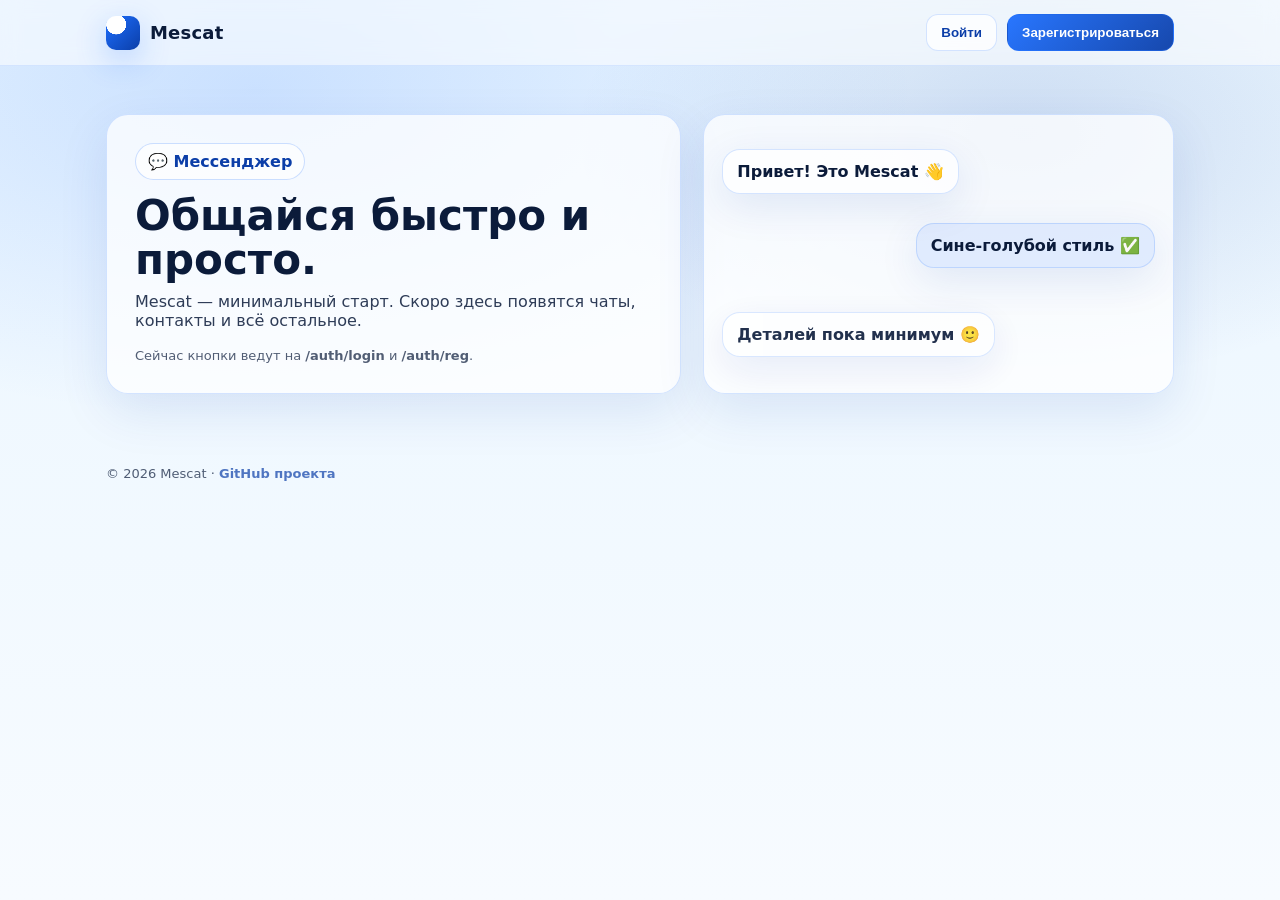
<file: Gateway/src/main/resources/templates/index.html>
<!doctype html>
<html lang="ru">
<head>
    <meta charset="utf-8" />
    <meta name="viewport" content="width=device-width, initial-scale=1" />
    <title>Mescat — мессенджер</title>
    <style>
        :root{
          --bg1:#eaf6ff;
          --bg2:#f7fbff;
          --blue:#1e6fff;
          --blue2:#0b3ea8;
          --text:#0b1b3a;
          --card:rgba(255,255,255,.75);
          --border:rgba(30,111,255,.18);
          --shadow: 0 18px 50px rgba(11, 62, 168, .10);
        }

        *{box-sizing:border-box}
        body{
          margin:0;
          font-family: system-ui, -apple-system, Segoe UI, Roboto, Arial, sans-serif;
          color:var(--text);
          min-height:100vh;
          background:
            radial-gradient(1200px 600px at 20% 10%, rgba(30,111,255,.16), transparent 55%),
            radial-gradient(900px 500px at 80% 15%, rgba(11,62,168,.14), transparent 50%),
            linear-gradient(180deg, var(--bg1), var(--bg2));
          overflow-x:hidden;
        }

        /* Top bar */
        header{
          position:sticky;
          top:0;
          z-index:10;
          backdrop-filter: blur(10px);
          background: rgba(255,255,255,.55);
          border-bottom: 1px solid rgba(30,111,255,.12);
        }
        .nav{
          max-width:1100px;
          margin:0 auto;
          padding:14px 16px;
          display:flex;
          align-items:center;
          justify-content:space-between;
          gap:12px;
        }
        .brand{
          display:flex;
          align-items:center;
          gap:10px;
          user-select:none;
        }
        .logo{
          width:34px;
          height:34px;
          border-radius:10px;
          background:
            radial-gradient(circle at 30% 25%, #ffffff 0 28%, transparent 29%),
            linear-gradient(135deg, var(--blue), var(--blue2));
          box-shadow: 0 10px 30px rgba(30,111,255,.25);
        }
        .brand b{
          font-size:18px;
          letter-spacing:.2px;
        }

        .actions{
          display:flex;
          gap:10px;
          align-items:center;
        }
        .btn{
          border:1px solid var(--border);
          background: rgba(255,255,255,.75);
          color: var(--blue2);
          padding:10px 14px;
          border-radius:12px;
          font-weight:600;
          cursor:pointer;
          transition: transform .12s ease, box-shadow .12s ease, background .12s ease;
        }
        .btn:hover{
          transform: translateY(-1px);
          box-shadow: 0 12px 30px rgba(11,62,168,.12);
          background: rgba(255,255,255,.9);
        }
        .btn.primary{
          border-color: rgba(30,111,255,.35);
          background: linear-gradient(135deg, rgba(30,111,255,.95), rgba(11,62,168,.95));
          color:#fff;
        }

        /* Hero */
        main{
          max-width:1100px;
          margin:0 auto;
          padding:48px 16px 72px;
        }
        .hero{
          display:grid;
          grid-template-columns: 1.1fr .9fr;
          gap:22px;
          align-items:stretch;
        }
        .card{
          border:1px solid var(--border);
          background: var(--card);
          border-radius:22px;
          box-shadow: var(--shadow);
          padding:28px;
        }
        h1{
          margin:0 0 10px;
          font-size:42px;
          line-height:1.05;
        }
        .sub{
          margin:0 0 18px;
          font-size:16px;
          opacity:.85;
          max-width:54ch;
        }
        .pill{
          display:inline-flex;
          align-items:center;
          gap:8px;
          padding:8px 12px;
          border-radius:999px;
          border:1px solid rgba(30,111,255,.22);
          background: rgba(255,255,255,.65);
          font-weight:600;
          color: var(--blue2);
          margin-bottom:14px;
          width: fit-content;
        }

        /* Right preview box (minimal) */
        .preview{
          position:relative;
          overflow:hidden;
          min-height:280px;
        }
        .bubble{
          position:absolute;
          border-radius:18px;
          padding:12px 14px;
          font-weight:600;
          border:1px solid rgba(30,111,255,.18);
          background: rgba(255,255,255,.75);
          box-shadow: 0 12px 40px rgba(11,62,168,.10);
          max-width:78%;
        }
        .bubble.one{ top:34px; left:18px; }
        .bubble.two{ top:108px; right:18px; background: rgba(30,111,255,.10); }
        .bubble.three{ bottom:36px; left:18px; opacity:.9; }

        .hint{
          margin-top:14px;
          font-size:13px;
          opacity:.7;
        }

footer{
          max-width:1100px;
          margin:0 auto;
          padding:0 16px 24px;
          opacity:.7;
          font-size:13px;
        }
        footer a{
          color:var(--blue2);
          font-weight:700;
          text-decoration:none;
        }
        footer a:hover{
          text-decoration:underline;
        }

        @media (max-width: 860px){
          .hero{ grid-template-columns:1fr; }
          h1{ font-size:36px; }
        }
    </style>
</head>
<body>
<header>
    <div class="nav">
        <div class="brand" aria-label="Mescat">
            <div class="logo" aria-hidden="true"></div>
            <b>Mescat</b>
        </div>

        <div class="actions">
            <button class="btn" id="loginBtn">Войти</button>
            <button class="btn primary" id="regBtn">Зарегистрироваться</button>
        </div>
    </div>
</header>

<main>
    <section class="hero">
        <div class="card">
            <div class="pill">💬 Мессенджер</div>
            <h1>Общайся быстро и просто.</h1>
            <p class="sub">
                Mescat — минимальный старт. Скоро здесь появятся чаты, контакты и всё остальное.
            </p>

            <div class="hint">
                Сейчас кнопки ведут на <b>/auth/login</b> и <b>/auth/reg</b>.
            </div>
        </div>

        <div class="card preview" aria-label="Превью чата">
            <div class="bubble one">Привет! Это Mescat 👋</div>
            <div class="bubble two">Сине-голубой стиль ✅</div>
            <div class="bubble three">Деталей пока минимум 🙂</div>
        </div>
    </section>
</main>

<footer>
    © <span id="year"></span> Mescat · <a href="https://github.com/busicabo/messenger" target="_blank" rel="noopener noreferrer">GitHub проекта</a>
</footer>

<script>
    // Навигация
    document.getElementById('loginBtn').addEventListener('click', () => {
      window.location.href = '/auth/login';
    });

    document.getElementById('regBtn').addEventListener('click', () => {
      window.location.href = '/auth/reg';
    });

    // Год в футере
    document.getElementById('year').textContent = new Date().getFullYear();
</script>
</body>
</html>
</file>
